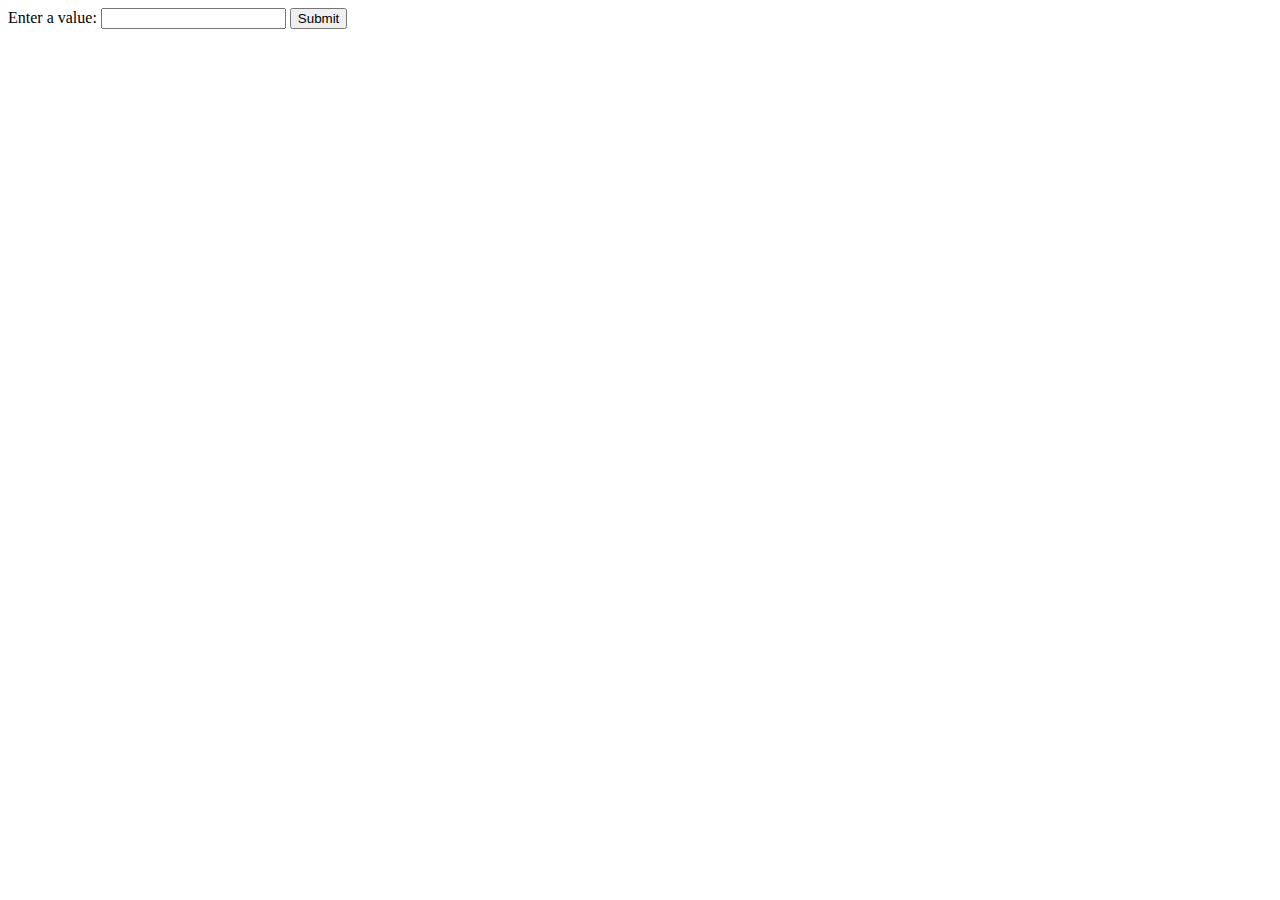
<file: Assignment1/index.html>
<!DOCTYPE html>
<html lang="en">
<head>
  <meta charset="UTF-8">
  <meta name="viewport" content="width=device-width, initial-scale=1.0">
  <title>Event Handling and Form Validation</title>
</head>
<body>
  <form id="myForm">
    <label for="inputValue">Enter a value:</label>
    <input type="text" id="inputValue" name="inputValue">
    <button type="button" id="submitButton">Submit</button>
  </form>

  <script src="script.js"></script>
</body>
</html>
</file>
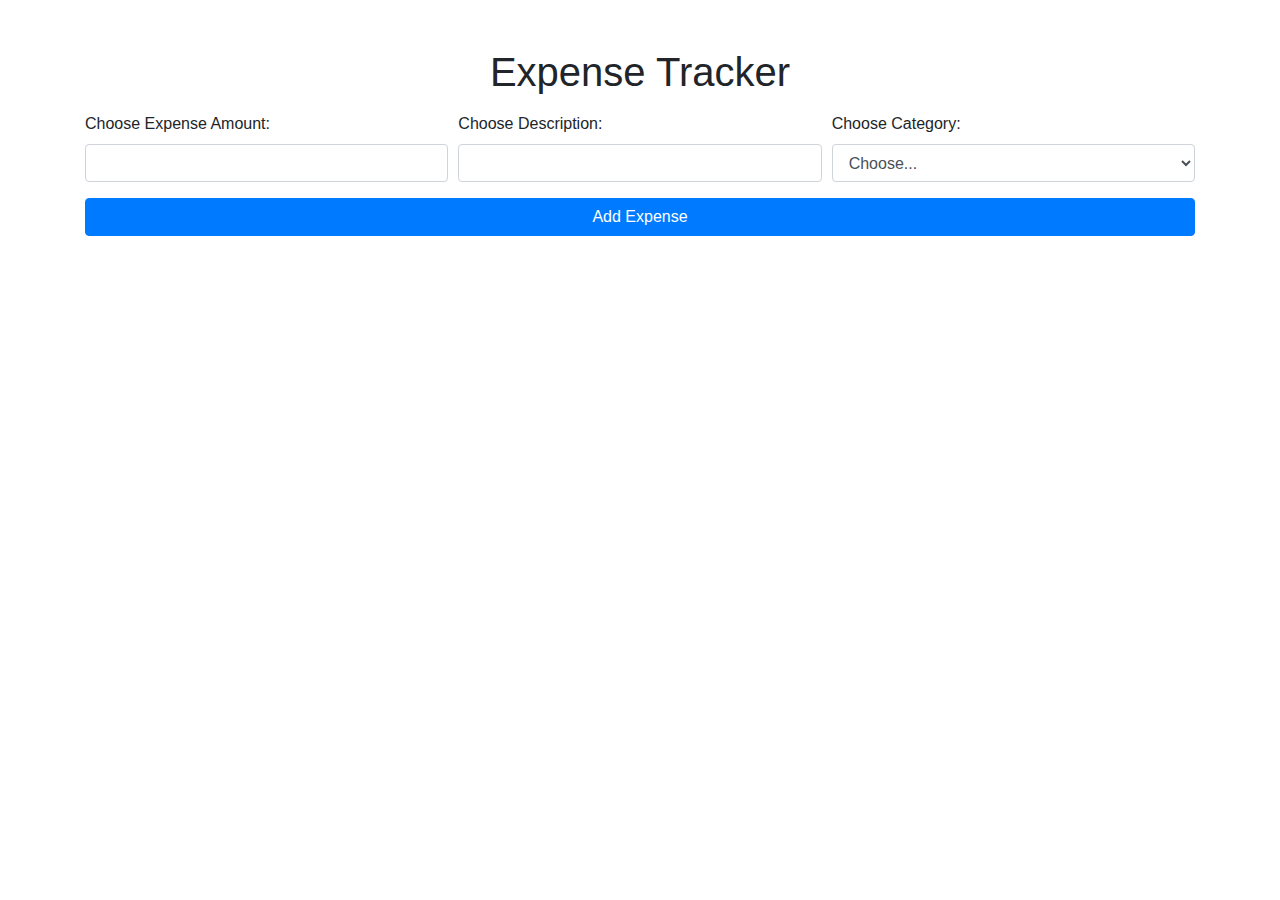
<file: Bootstrap_Project/index.html>
<!DOCTYPE html>
<html lang="en">
<head>
    <meta charset="UTF-8">
    <meta name="viewport" content="width=device-width, initial-scale=1.0">
    <title>Expense Tracker</title>
    <link rel="stylesheet" href="https://maxcdn.bootstrapcdn.com/bootstrap/4.5.2/css/bootstrap.min.css">
</head>
<body>
    <div class="container mt-5">
        <h1 class="text-center">Expense Tracker</h1>
        <form id="expenseForm" class="mt-3">
            <div class="form-row">
                <div class="form-group col-md-4">
                    <label for="expenseAmount">Choose Expense Amount:</label>
                    <input type="number" class="form-control" id="expenseAmount" required>
                </div>
                <div class="form-group col-md-4">
                    <label for="expenseDescription">Choose Description:</label>
                    <input type="text" class="form-control" id="expenseDescription" required>
                </div>
                <div class="form-group col-md-4">
                    <label for="expenseCategory">Choose Category:</label>
                    <select class="form-control" id="expenseCategory" required>
                        <option value="" selected disabled>Choose...</option>
                        <option value="food">Food</option>
                        <option value="shopping">Shopping</option>
                        <option value="entertainment">Entertainment</option>
                        <option value="travel">Travel</option>
                        <option value="other">Other</option>
                    </select>
                </div>
            </div>
            <button type="submit" class="btn btn-primary btn-block">Add Expense</button>
        </form>
        <div id="expensesList" class="mt-5"></div>
    </div>
    <script src="script.js"></script>
</body>
</html>
</file>
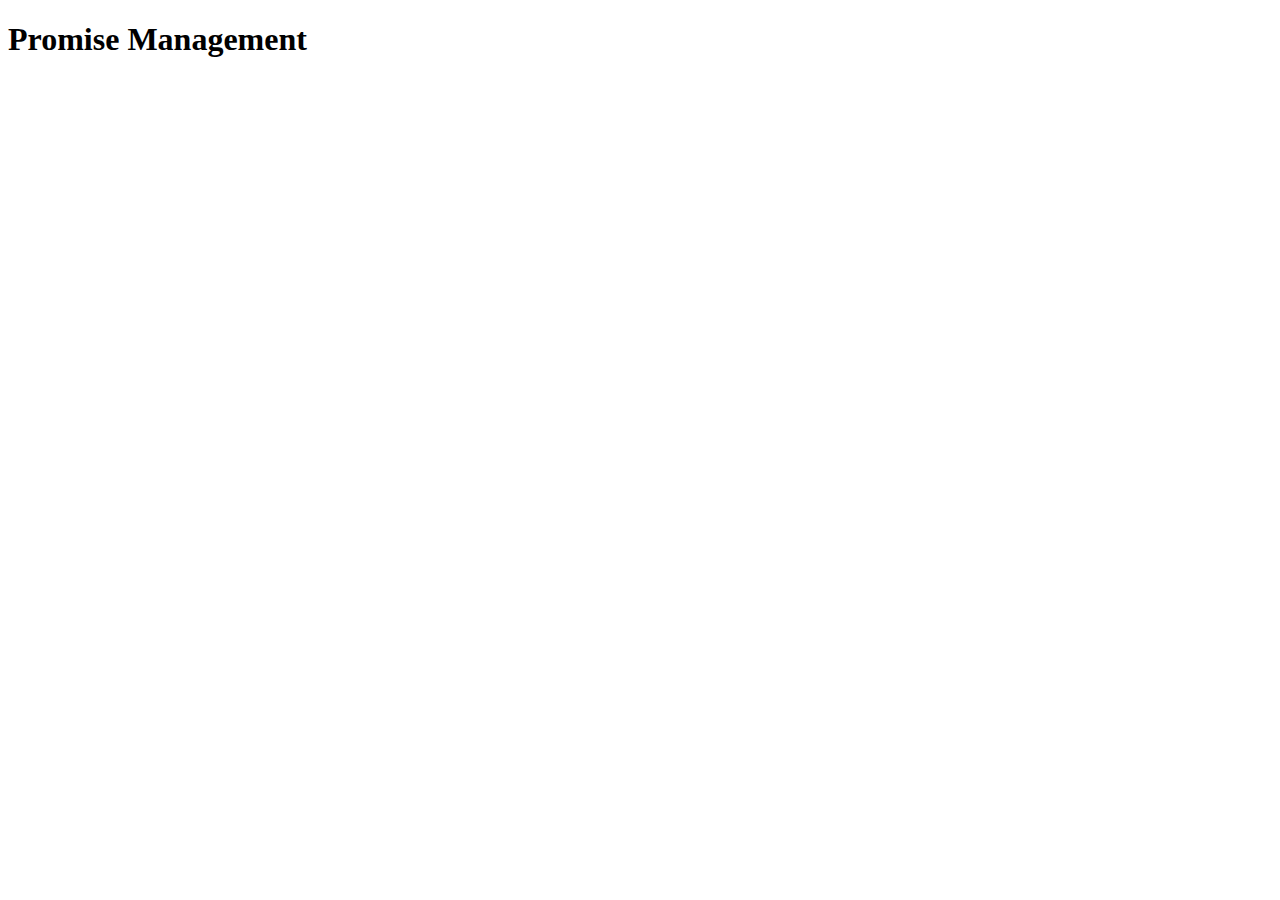
<file: MakingRegistrationPageDynamic/index.html>
<!DOCTYPE html>
<html lang="en">
<head>
    <meta charset="UTF-8">
    <meta name="viewport" content="width=device-width, initial-scale=1.0">
    <title>Document</title>
    <script src="TooManyPromisesInLife_AsyncAwait.js"></script>
</head>
<body>
    <h1>Promise Management</h1>
    <ul id="output"></ul>
</body>
</html>
</file>
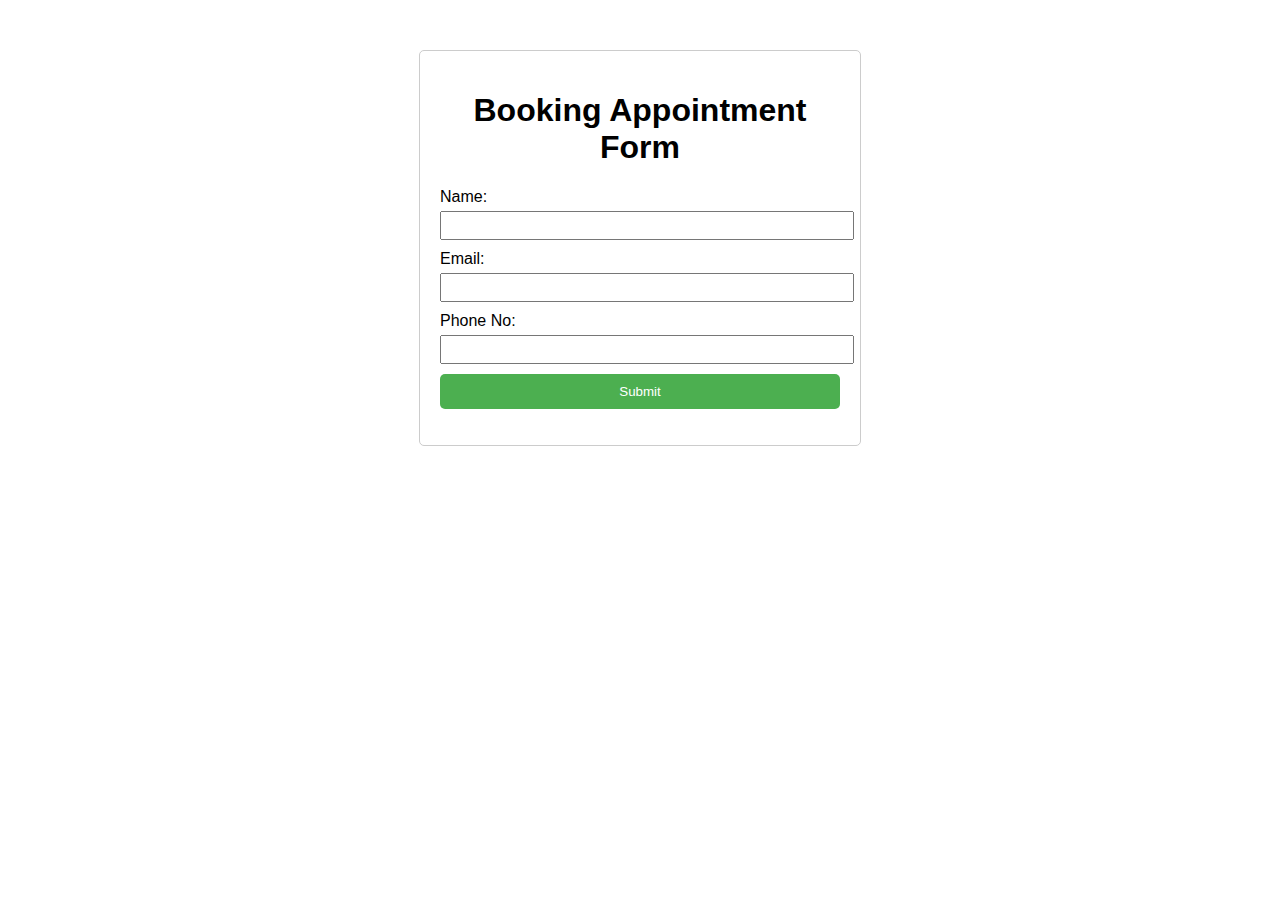
<file: Assignment1/BookingAppointmentApp.html>
<!DOCTYPE html>
<html>
<head>
  <meta charset="UTF-8">
  <title>User Details Form</title>
  <link rel="stylesheet" href="styles.css">
  <script src="/Assignment1/BookingApp.js"></script>
</head>
<body>
  <div class="container">
    <h1>Booking Appointment Form</h1>
    <form id="UserAppointmentForm">
      <label for="name">Name:</label>
      <input type="text" id="name" required>
      
      <label for="email">Email:</label>
      <input type="email" id="email" required>
      
      <label for="phone">Phone No:</label>
      <input type="number" id="phone" required>
      
      <button type="submit">Submit</button>
    </form>

    <ul id="userList"></ul>
  </div>
</body>
</html>
</file>
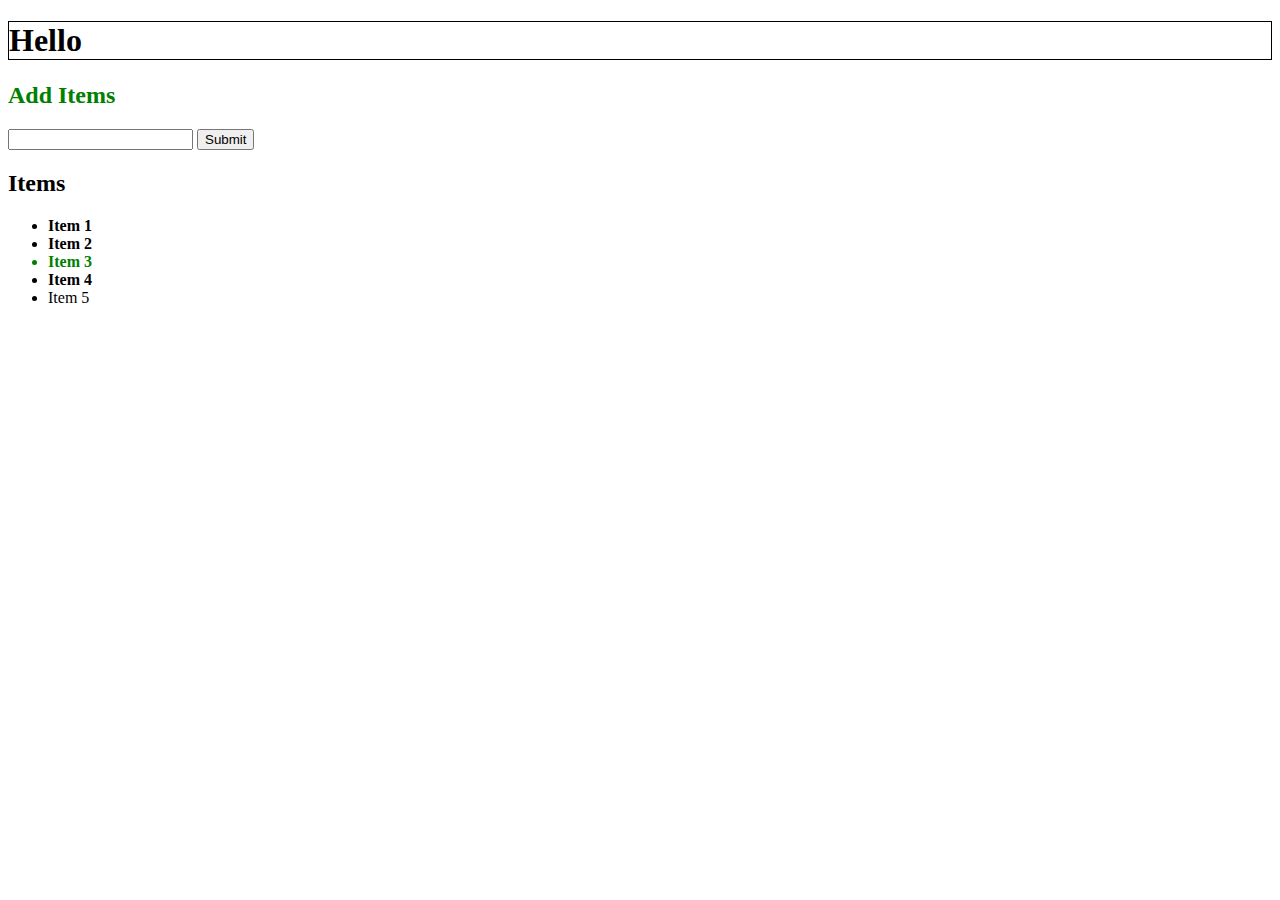
<file: Assignment1/DOM_Manipulaton3.html>
<!DOCTYPE html>
<html lang="en">
<head>
  <meta charset="UTF-8">
  <meta name="viewport" content="width=device-width, initial-scale=1.0">
  <meta http-equiv="X-UA-Compatible" content="ie=edge">
  <link rel="stylesheet" href="https://maxcdn.bootstrapcdn.com/bootstrap/4.0.0-beta/css/bootstrap.min.css" integrity="sha384-/Y6pD6FV/Vv2HJnA6t+vslU6fwYXjCFtcEpHbNJ0lyAFsXTsjBbfaDjzALeQsN6M" crossorigin="anonymous">
  <script src="/Assignment1/DOM_Manip3.js"></script>
  <title>Item Lister</title>
</head>
<body>
  <header id="main-header" class="bg-success text-white p-4 mb-3">
    <div class="container">
      <h1 id="header-title">Item Lister <span style="display:none">123</span></h1>
    </div>
  </header>
  <div class="container">
   <div id="main" class="card card-body">
    <h2 class="title">Add Items</h2>
    <form class="form-inline mb-3">
      <input type="text" class="form-control mr-2">
      <input type="submit" class="btn btn-dark" value="Submit">
    </form>
    <h2 class="title">Items</h2>
    <ul id="items" class="list-group">
      <li class="list-group-item">Item 1</li>
      <li class="list-group-item">Item 2</li>
      <li class="list-group-item">Item 3</li>
      <li class="list-group-item">Item 4</li>
      <li class="list-item">Item 5</li>
    </ul>
   </div>
  </div>

</body>
</html>
</file>
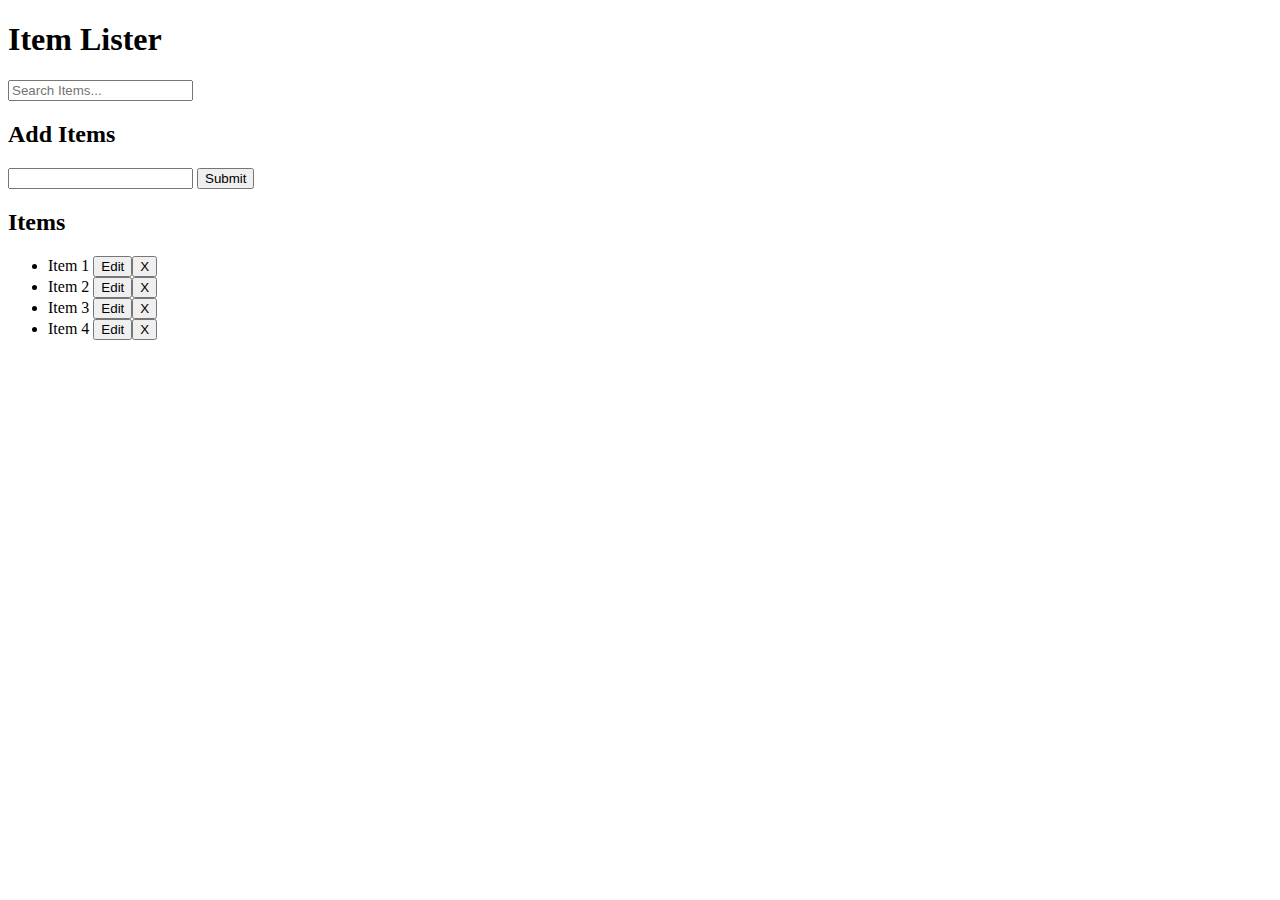
<file: Assignment1/index_DOM_Manip.html>
<!DOCTYPE html>
<html lang="en">
<head>
  <meta charset="UTF-8">
  <meta name="viewport" content="width=device-width, initial-scale=1.0">
  <meta http-equiv="X-UA-Compatible" content="ie=edge">
  <link rel="stylesheet" href="https://maxcdn.bootstrapcdn.com/bootstrap/4.0.0-beta/css/bootstrap.min.css" integrity="sha384-/Y6pD6FV/Vv2HJnA6t+vslU6fwYXjCFtcEpHbNJ0lyAFsXTsjBbfaDjzALeQsN6M" crossorigin="anonymous">
  <script src="/Assignment1/index_DOM.js"></script>
  <title>Item Lister</title>
</head>
<body>
<header id="main-header" class="bg-success text-white p-4 mb-3">
    <div class="container">
      <div class="row">
        <div class="col-md-6">
            <h1 id="header-title">Item Lister</h1>
        </div>
        <div class="col-md-6 align-self-center">
            <input type="text" class="form-control" id="filter" placeholder="Search Items...">
        </div>
      </div>
    </div>
  </header>
  <div class="container">
   <div id="main" class="card card-body">
    <h2 class="title">Add Items</h2>
    <form id="addForm" class="form-inline mb-3">
      <input type="text" class="form-control mr-2" id="item">
      <input type="submit" class="btn btn-dark" value="Submit">
    </form>
    <h2 class="title">Items</h2>
    <ul id="items" class="list-group">
      <li class="list-group-item">Item 1 <button class="btn btn-secondary btn-sm float-right edit">Edit</button><button class="btn btn-danger btn-sm float-right delete">X</button></li>
      <li class="list-group-item">Item 2 <button class="btn btn-secondary btn-sm float-right edit">Edit</button><button class="btn btn-danger btn-sm float-right delete">X</button></li>
      <li class="list-group-item">Item 3 <button class="btn btn-secondary btn-sm float-right edit">Edit</button><button class="btn btn-danger btn-sm float-right delete">X</button></li>
      <li class="list-group-item">Item 4 <button class="btn btn-secondary btn-sm float-right edit">Edit</button><button class="btn btn-danger btn-sm float-right delete">X</button></li>
    </ul>
   </div>
  </div>

</body>
</html>
</file>
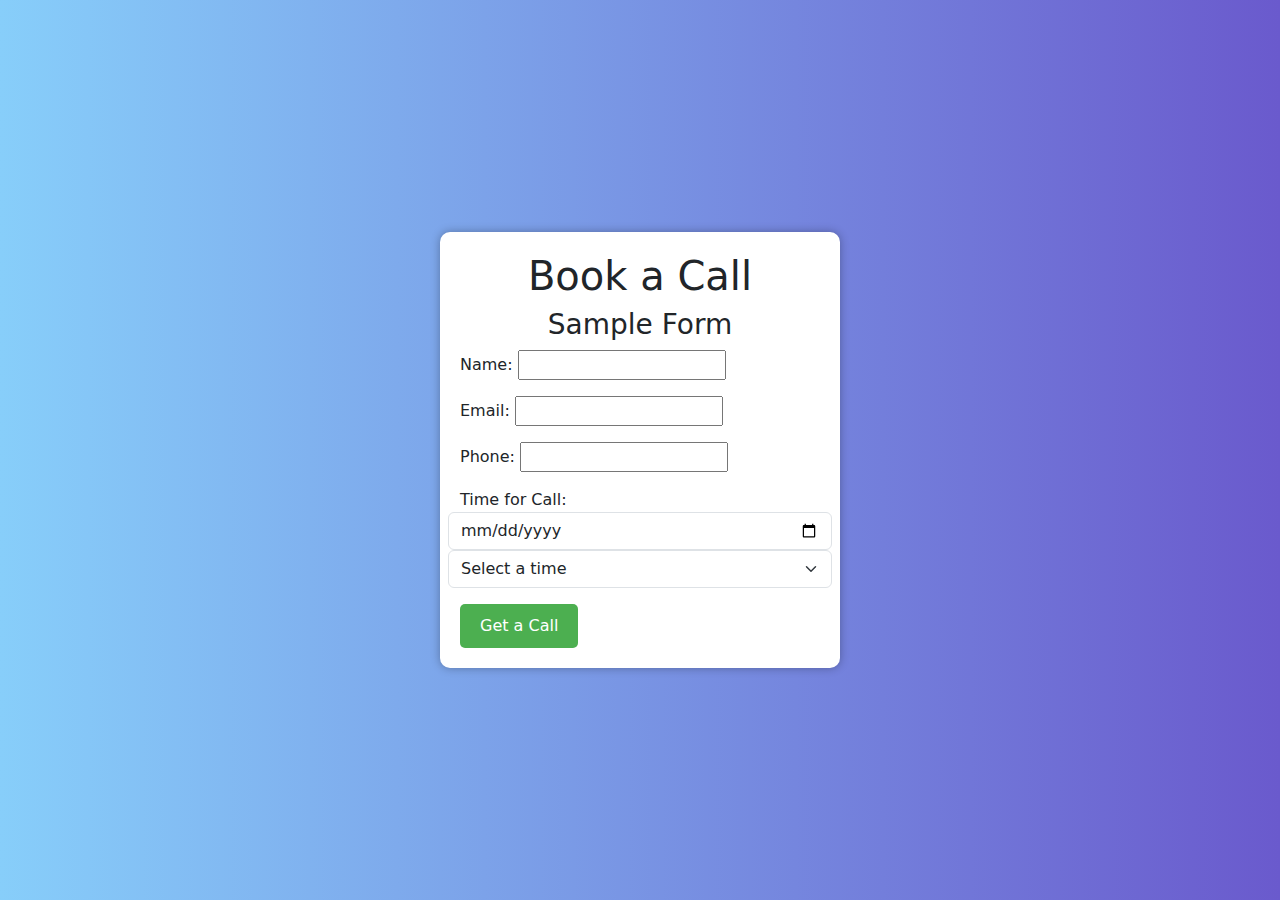
<file: Assignment1/RegFormUsignBootstrap.html>
<!DOCTYPE html>
<html lang="en">

<head>
  <meta charset="UTF-8">
  <meta name="viewport" content="width=device-width, initial-scale=1.0">
  <title>Nice Background Form</title>
  <style>
    body {
      font-family: Arial, sans-serif;
      margin: 0;
      padding: 0;
      display: flex;
      justify-content: center;
      align-items: center;
      height: 100vh;
      background-image: linear-gradient(to right, #87CEFA, #6A5ACD); /* Customize the background colors */
    }

    .form-container {
      background-color: #fff;
      padding: 20px;
      border-radius: 10px;
      box-shadow: 0 0 10px rgba(0, 0, 0, 0.3);
      max-width: 400px;
      width: 100%;
    }

    h1 {
      text-align:center;
    }

    h3 {
      text-align:center;
    }

    .mb-3 {
      margin-bottom: 20px;
    }

    .date-time-group{
      margin-bottom: 20px;
      position: relative;;
    }

    .form-group label {
      display: block;
      margin-bottom: 5px;
    }

    .form-group input {
      width: 95%;
      padding: 10px;
      border: 1px solid #ccc;
      border-radius: 5px;
    }

    .form-group button {
      background-color: #4CAF50;
      color: #fff;
      border: none;
      padding: 10px 20px;
      border-radius: 5px;
      cursor: pointer;
    }
  </style>
  
  <link rel="stylesheet" href="https://stackpath.bootstrapcdn.com/bootstrap/5.3.0/css/bootstrap.min.css">
  <script src="/Assignment1/RegForm.js"></script>
  
</head>

<body>
  <div class="form-container">
    <h1>Book a Call</h1>
    <h3>Sample Form</h3>

    <form id="myForm">
      <div class="mb-3">
        <label for="name">Name:</label>
        <input type="text" id="name" name="name" required>
      </div>

      <div class="mb-3">
        <label for="email">Email:</label>
        <input type="email" id="email" name="email" required>
      </div>
      <div class="mb-3">
        <label for="phone">Phone:</label>
        <input type="tel" id="phone" name="phone" required>
      </div>

      <label for="date">Time for Call:</label>

      <div class="mb-3 row">

          <input type="date" class="form-control" id="date" name="date" required>

          <select class="form-select" id="time" name="time" required>
            <option value="">Select a time</option>
            <option value="09:00">09:00 AM</option>
            <option value="12:00">12:00 PM</option>
            <option value="15:00">03:00 PM</option>
            <option value="18:00">06:00 PM</option>
          </select>

      </div>

      <div class="form-group">
        <button type="submit">Get a Call</button>
      </div>
    </form>
  </div>
</body>

</html>
</file>
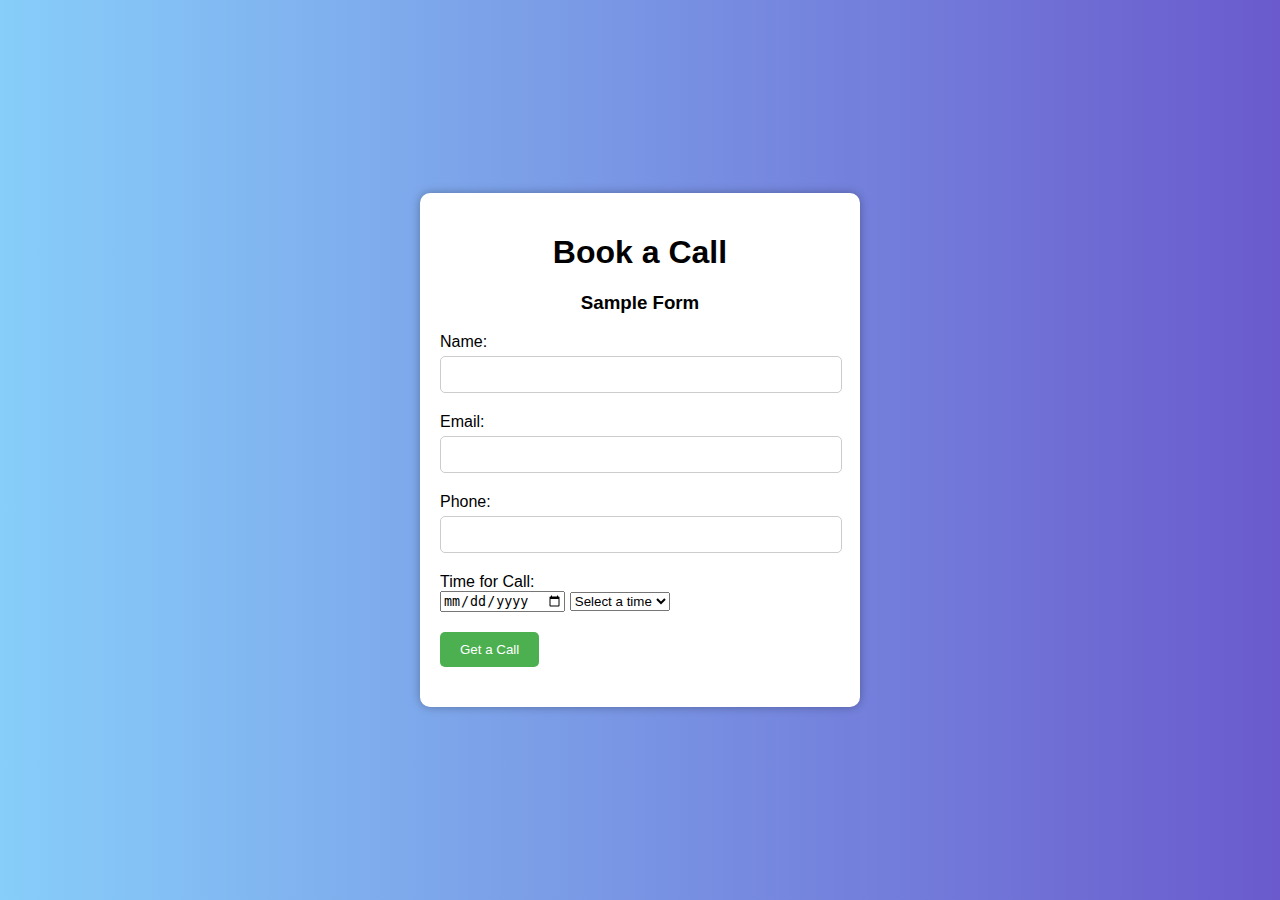
<file: Assignment1/RegistrationForm.html>
<!DOCTYPE html>
<html lang="en">

<head>
  <meta charset="UTF-8">
  <meta name="viewport" content="width=device-width, initial-scale=1.0">
  <title>Nice Background Form</title>
  <style>
    body {
      font-family: Arial, sans-serif;
      margin: 0;
      padding: 0;
      display: flex;
      justify-content: center;
      align-items: center;
      height: 100vh;
      background-image: linear-gradient(to right, #87CEFA, #6A5ACD); /* Customize the background colors */
    }

    .form-container {
      background-color: #fff;
      padding: 20px;
      border-radius: 10px;
      box-shadow: 0 0 10px rgba(0, 0, 0, 0.3);
      max-width: 400px;
      width: 100%;
    }

    h1 {
      text-align:center;
    }

    h3 {
      text-align:center;
    }

    .form-group {
      margin-bottom: 20px;
    }

    .date-time-group{
      margin-bottom: 20px;
      position: relative;;
    }

    .form-group label {
      display: block;
      margin-bottom: 5px;
    }

    .form-group input {
      width: 95%;
      padding: 10px;
      border: 1px solid #ccc;
      border-radius: 5px;
    }

    .form-group button {
      background-color: #4CAF50;
      color: #fff;
      border: none;
      padding: 10px 20px;
      border-radius: 5px;
      cursor: pointer;
    }
  </style>

  <script src="/Assignment1/RegForm.js"></script>
</head>

<body>
  <div class="form-container">
    <h1>Book a Call</h1>
    <h3>Sample Form</h3>
    <form id="myForm">
      <div class="form-group">
        <label for="name">Name:</label>
        <input type="text" id="name" name="name" required>
      </div>
      <div class="form-group">
        <label for="email">Email:</label>
        <input type="email" id="email" name="email" required>
      </div>
      <div class="form-group">
        <label for="phone">Phone:</label>
        <input type="tel" id="phone" name="phone" required>
      </div>

      <label for="date">Time for Call:</label>

      <div class="date-time-group">
        
          <input type="date" id="date" name="date" required>
          <select id="time" name="time" required>
            <option value="">Select a time</option>
            <option value="00:00">09:00 AM</option>
            <option value="12:00">12:00 PM</option>
            <option value="15:00">03:00 PM</option>
            <option value="18:00">06:00 PM</option> 
          </select>
      </div>

      <div class="form-group">
        <button type="submit">Get a Call</button>
      </div>
    </form>
  </div>
</body>

</html>
</file>
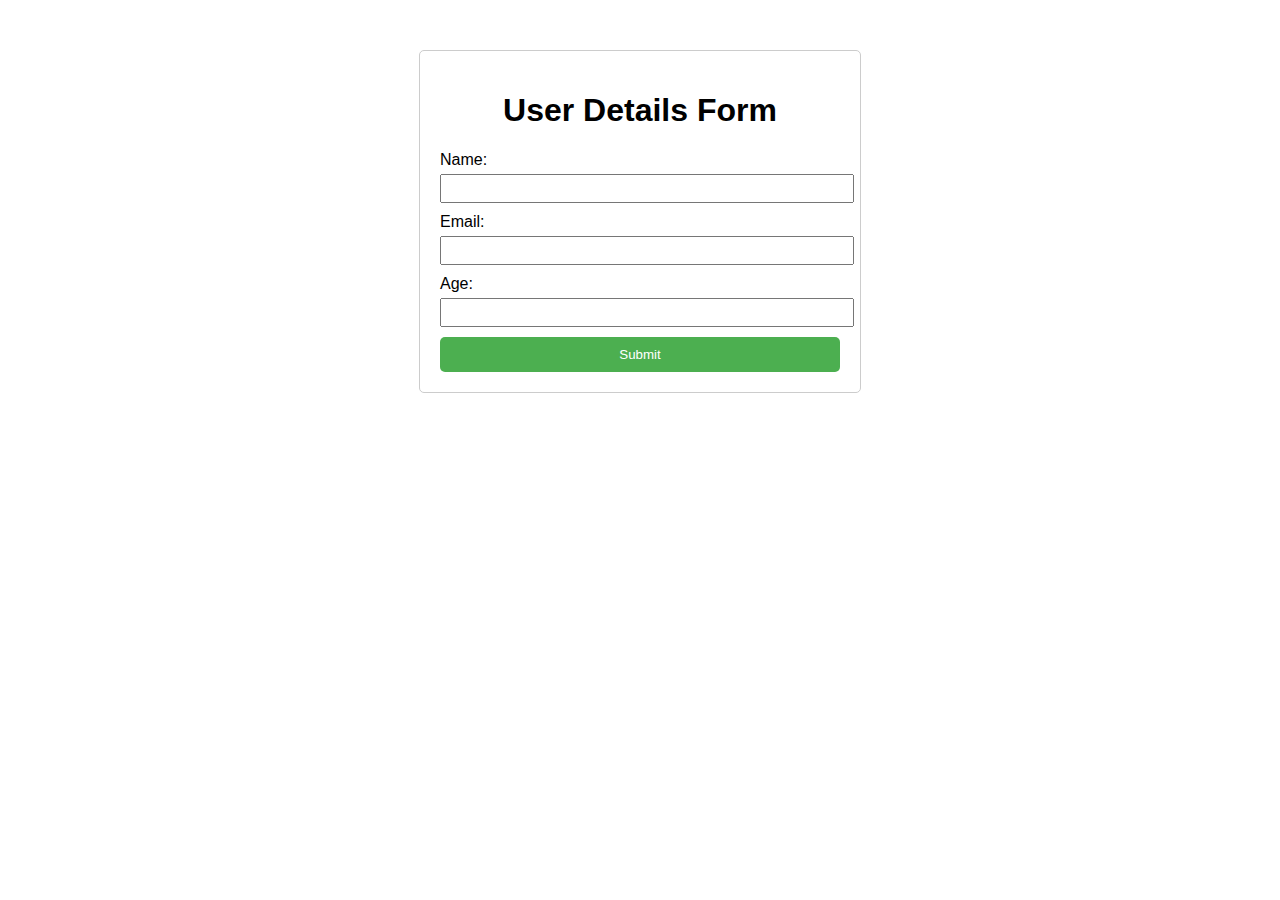
<file: Assignment1/UserSignupForm.html>
<!DOCTYPE html>
<html>
<head>
  <meta charset="UTF-8">
  <title>User Details Form</title>
  <link rel="stylesheet" href="styles.css">
  <script src="/Assignment1/UserDetails.js"></script>
</head>
<body>
  <div class="container">
    <h1>User Details Form</h1>
    <form id="userForm">
      <label for="name">Name:</label>
      <input type="text" id="name" required>
      
      <label for="email">Email:</label>
      <input type="email" id="email" required>
      
      <label for="age">Age:</label>
      <input type="number" id="age" required>
      
      <button type="submit">Submit</button>
    </form>
  </div>

  <script src="script.js"></script>
</body>
</html>
</file>
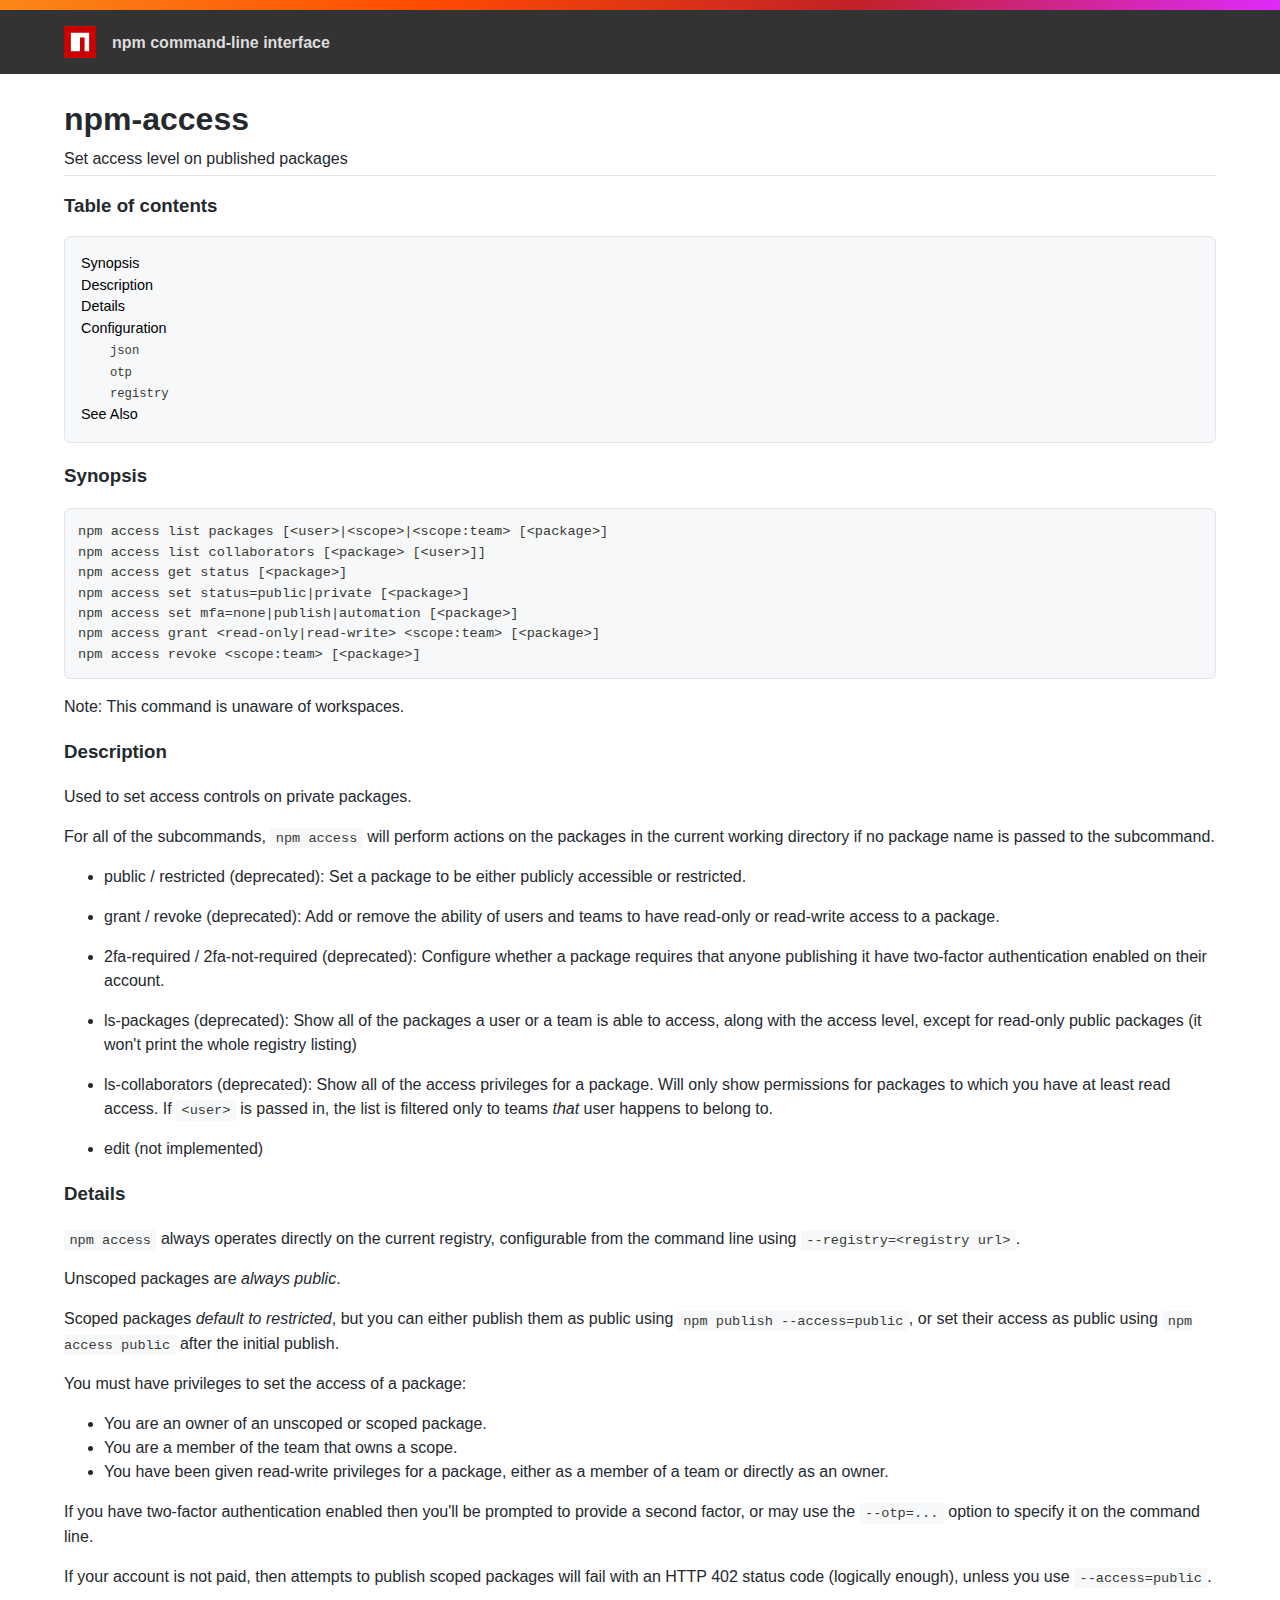
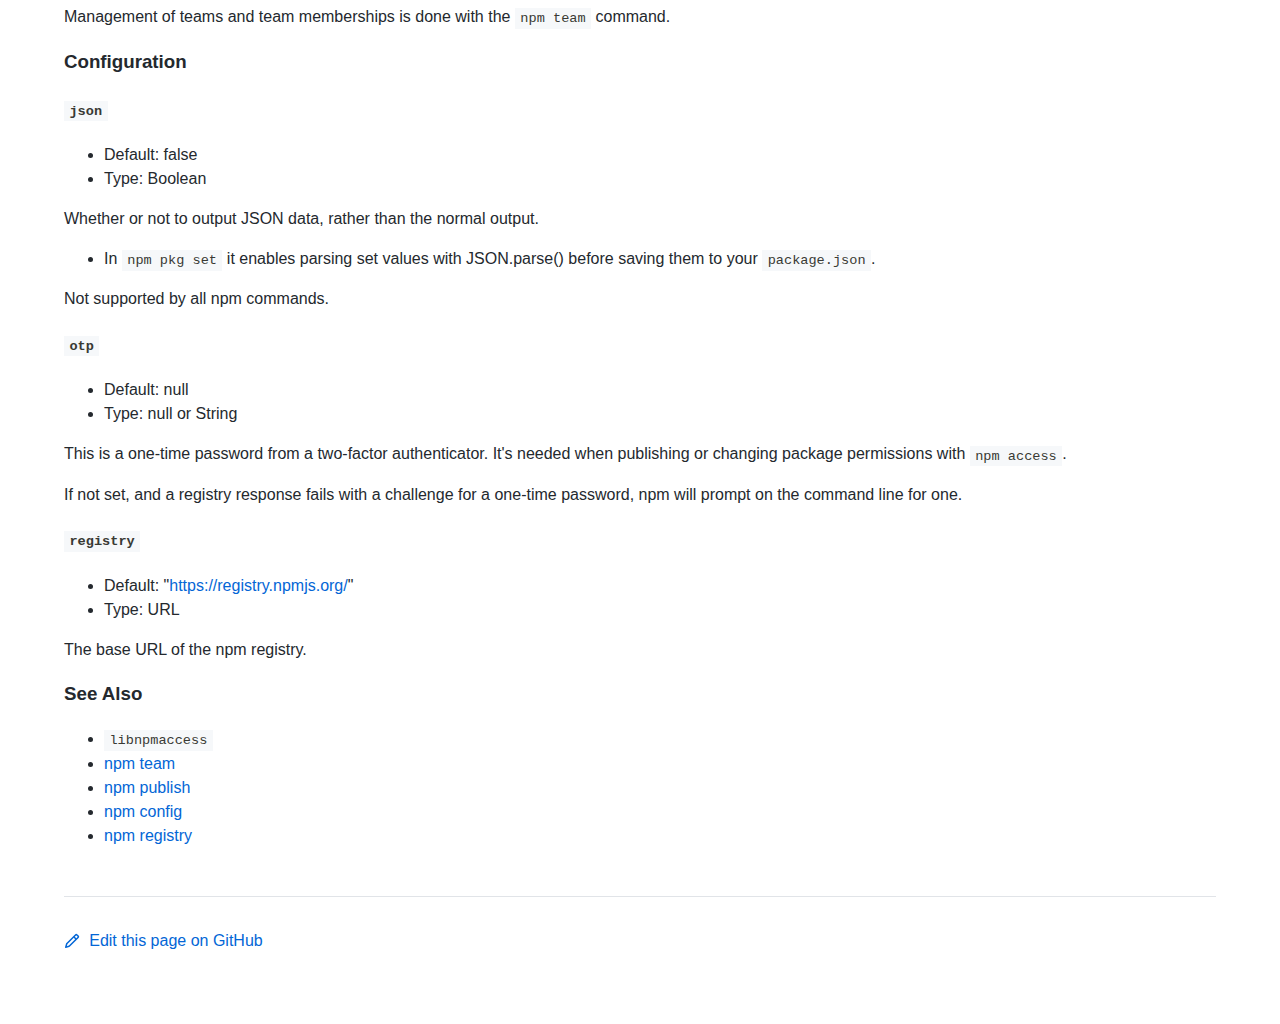
<file: node/node_modules/npm/docs/output/commands/npm-access.html>
<!DOCTYPE html><html><head>
<meta charset="utf-8">
<title>npm-access</title>
<style>
body {
    background-color: #ffffff;
    color: #24292e;

    margin: 0;

    line-height: 1.5;

    font-family: -apple-system, BlinkMacSystemFont, "Segoe UI", Helvetica, Arial, sans-serif, "Apple Color Emoji", "Segoe UI Emoji";
}
#rainbar {
    height: 10px;
    background-image: linear-gradient(139deg, #fb8817, #ff4b01, #c12127, #e02aff);
}

a {
    text-decoration: none;
    color: #0366d6;
}
a:hover {
    text-decoration: underline;
}

pre {
    margin: 1em 0px;
    padding: 1em;
    border: solid 1px #e1e4e8;
    border-radius: 6px;

    display: block;
    overflow: auto;

    white-space: pre;

    background-color: #f6f8fa;
    color: #393a34;
}
code {
    font-family: SFMono-Regular, Consolas, "Liberation Mono", Menlo, Courier, monospace;
    font-size: 85%;
    padding: 0.2em 0.4em;
    background-color: #f6f8fa;
    color: #393a34;
}
pre > code {
    padding: 0;
    background-color: inherit;
    color: inherit;
}
h1, h2, h3 {
    font-weight: 600;
}

#logobar {
    background-color: #333333;
    margin: 0 auto;
    padding: 1em 4em;
}
#logobar .logo {
    float: left;
}
#logobar .title {
    font-weight: 600;
    color: #dddddd;
    float: left;
    margin: 5px 0 0 1em;
}
#logobar:after {
    content: "";
    display: block;
    clear: both;
}

#content {
    margin: 0 auto;
    padding: 0 4em;
}

#table_of_contents > h2 {
    font-size: 1.17em;
}
#table_of_contents ul:first-child {
    border: solid 1px #e1e4e8;
    border-radius: 6px;
    padding: 1em;
    background-color: #f6f8fa;
    color: #393a34;
}
#table_of_contents ul {
    list-style-type: none;
    padding-left: 1.5em;
}
#table_of_contents li {
    font-size: 0.9em;
}
#table_of_contents li a {
    color: #000000;
}

header.title {
    border-bottom: solid 1px #e1e4e8;
}
header.title > h1 {
    margin-bottom: 0.25em;
}
header.title > .description {
    display: block;
    margin-bottom: 0.5em;
    line-height: 1;
}

footer#edit {
    border-top: solid 1px #e1e4e8;
    margin: 3em 0 4em 0;
    padding-top: 2em;
}
</style>
</head>
<body>
<div id="banner">
<div id="rainbar"></div>
<div id="logobar">
<svg class="logo" role="img" height="32" width="32" viewBox="0 0 700 700">
<polygon fill="#cb0000" points="0,700 700,700 700,0 0,0"></polygon>
<polygon fill="#ffffff" points="150,550 350,550 350,250 450,250 450,550 550,550 550,150 150,150"></polygon>
</svg>
<div class="title">
npm command-line interface
</div>
</div>
</div>

<section id="content">
<header class="title">
<h1 id="npm-access">npm-access</h1>
<span class="description">Set access level on published packages</span>
</header>

<section id="table_of_contents">
<h2 id="table-of-contents">Table of contents</h2>
<div id="_table_of_contents"><ul><li><a href="#synopsis">Synopsis</a></li><li><a href="#description">Description</a></li><li><a href="#details">Details</a></li><li><a href="#configuration">Configuration</a></li><ul><li><a href="#json"><code>json</code></a></li><li><a href="#otp"><code>otp</code></a></li><li><a href="#registry"><code>registry</code></a></li></ul><li><a href="#see-also">See Also</a></li></ul></div>
</section>

<div id="_content"><h3 id="synopsis">Synopsis</h3>
<pre><code class="language-bash">npm access list packages [&lt;user&gt;|&lt;scope&gt;|&lt;scope:team&gt; [&lt;package&gt;]
npm access list collaborators [&lt;package&gt; [&lt;user&gt;]]
npm access get status [&lt;package&gt;]
npm access set status=public|private [&lt;package&gt;]
npm access set mfa=none|publish|automation [&lt;package&gt;]
npm access grant &lt;read-only|read-write&gt; &lt;scope:team&gt; [&lt;package&gt;]
npm access revoke &lt;scope:team&gt; [&lt;package&gt;]
</code></pre>
<p>Note: This command is unaware of workspaces.</p>
<h3 id="description">Description</h3>
<p>Used to set access controls on private packages.</p>
<p>For all of the subcommands, <code>npm access</code> will perform actions on the packages
in the current working directory if no package name is passed to the
subcommand.</p>
<ul>
<li>
<p>public / restricted (deprecated):
Set a package to be either publicly accessible or restricted.</p>
</li>
<li>
<p>grant / revoke (deprecated):
Add or remove the ability of users and teams to have read-only or read-write
access to a package.</p>
</li>
<li>
<p>2fa-required / 2fa-not-required (deprecated):
Configure whether a package requires that anyone publishing it have two-factor
authentication enabled on their account.</p>
</li>
<li>
<p>ls-packages (deprecated):
Show all of the packages a user or a team is able to access, along with the
access level, except for read-only public packages (it won't print the whole
registry listing)</p>
</li>
<li>
<p>ls-collaborators (deprecated):
Show all of the access privileges for a package. Will only show permissions
for packages to which you have at least read access. If <code>&lt;user&gt;</code> is passed in,
the list is filtered only to teams <em>that</em> user happens to belong to.</p>
</li>
<li>
<p>edit (not implemented)</p>
</li>
</ul>
<h3 id="details">Details</h3>
<p><code>npm access</code> always operates directly on the current registry, configurable
from the command line using <code>--registry=&lt;registry url&gt;</code>.</p>
<p>Unscoped packages are <em>always public</em>.</p>
<p>Scoped packages <em>default to restricted</em>, but you can either publish them as
public using <code>npm publish --access=public</code>, or set their access as public using
<code>npm access public</code> after the initial publish.</p>
<p>You must have privileges to set the access of a package:</p>
<ul>
<li>You are an owner of an unscoped or scoped package.</li>
<li>You are a member of the team that owns a scope.</li>
<li>You have been given read-write privileges for a package, either as a member
of a team or directly as an owner.</li>
</ul>
<p>If you have two-factor authentication enabled then you'll be prompted to provide a second factor, or may use the <code>--otp=...</code> option to specify it on
the command line.</p>
<p>If your account is not paid, then attempts to publish scoped packages will
fail with an HTTP 402 status code (logically enough), unless you use
<code>--access=public</code>.</p>
<p>Management of teams and team memberships is done with the <code>npm team</code> command.</p>
<h3 id="configuration">Configuration</h3>
<h4 id="json"><code>json</code></h4>
<ul>
<li>Default: false</li>
<li>Type: Boolean</li>
</ul>
<p>Whether or not to output JSON data, rather than the normal output.</p>
<ul>
<li>In <code>npm pkg set</code> it enables parsing set values with JSON.parse() before
saving them to your <code>package.json</code>.</li>
</ul>
<p>Not supported by all npm commands.</p>
<h4 id="otp"><code>otp</code></h4>
<ul>
<li>Default: null</li>
<li>Type: null or String</li>
</ul>
<p>This is a one-time password from a two-factor authenticator. It's needed
when publishing or changing package permissions with <code>npm access</code>.</p>
<p>If not set, and a registry response fails with a challenge for a one-time
password, npm will prompt on the command line for one.</p>
<h4 id="registry"><code>registry</code></h4>
<ul>
<li>Default: "<a href="https://registry.npmjs.org/">https://registry.npmjs.org/</a>"</li>
<li>Type: URL</li>
</ul>
<p>The base URL of the npm registry.</p>
<h3 id="see-also">See Also</h3>
<ul>
<li><a href="https://npm.im/libnpmaccess"><code>libnpmaccess</code></a></li>
<li><a href="../commands/npm-team.html">npm team</a></li>
<li><a href="../commands/npm-publish.html">npm publish</a></li>
<li><a href="../commands/npm-config.html">npm config</a></li>
<li><a href="../using-npm/registry.html">npm registry</a></li>
</ul></div>

<footer id="edit">
<a href="https://github.com/npm/cli/edit/latest/docs/content/commands/npm-access.md">
<svg role="img" viewBox="0 0 16 16" width="16" height="16" fill="currentcolor" style="vertical-align: text-bottom; margin-right: 0.3em;">
<path fill-rule="evenodd" d="M11.013 1.427a1.75 1.75 0 012.474 0l1.086 1.086a1.75 1.75 0 010 2.474l-8.61 8.61c-.21.21-.47.364-.756.445l-3.251.93a.75.75 0 01-.927-.928l.929-3.25a1.75 1.75 0 01.445-.758l8.61-8.61zm1.414 1.06a.25.25 0 00-.354 0L10.811 3.75l1.439 1.44 1.263-1.263a.25.25 0 000-.354l-1.086-1.086zM11.189 6.25L9.75 4.81l-6.286 6.287a.25.25 0 00-.064.108l-.558 1.953 1.953-.558a.249.249 0 00.108-.064l6.286-6.286z"></path>
</svg>
Edit this page on GitHub
</a>
</footer>
</section>



</body></html>
</file>
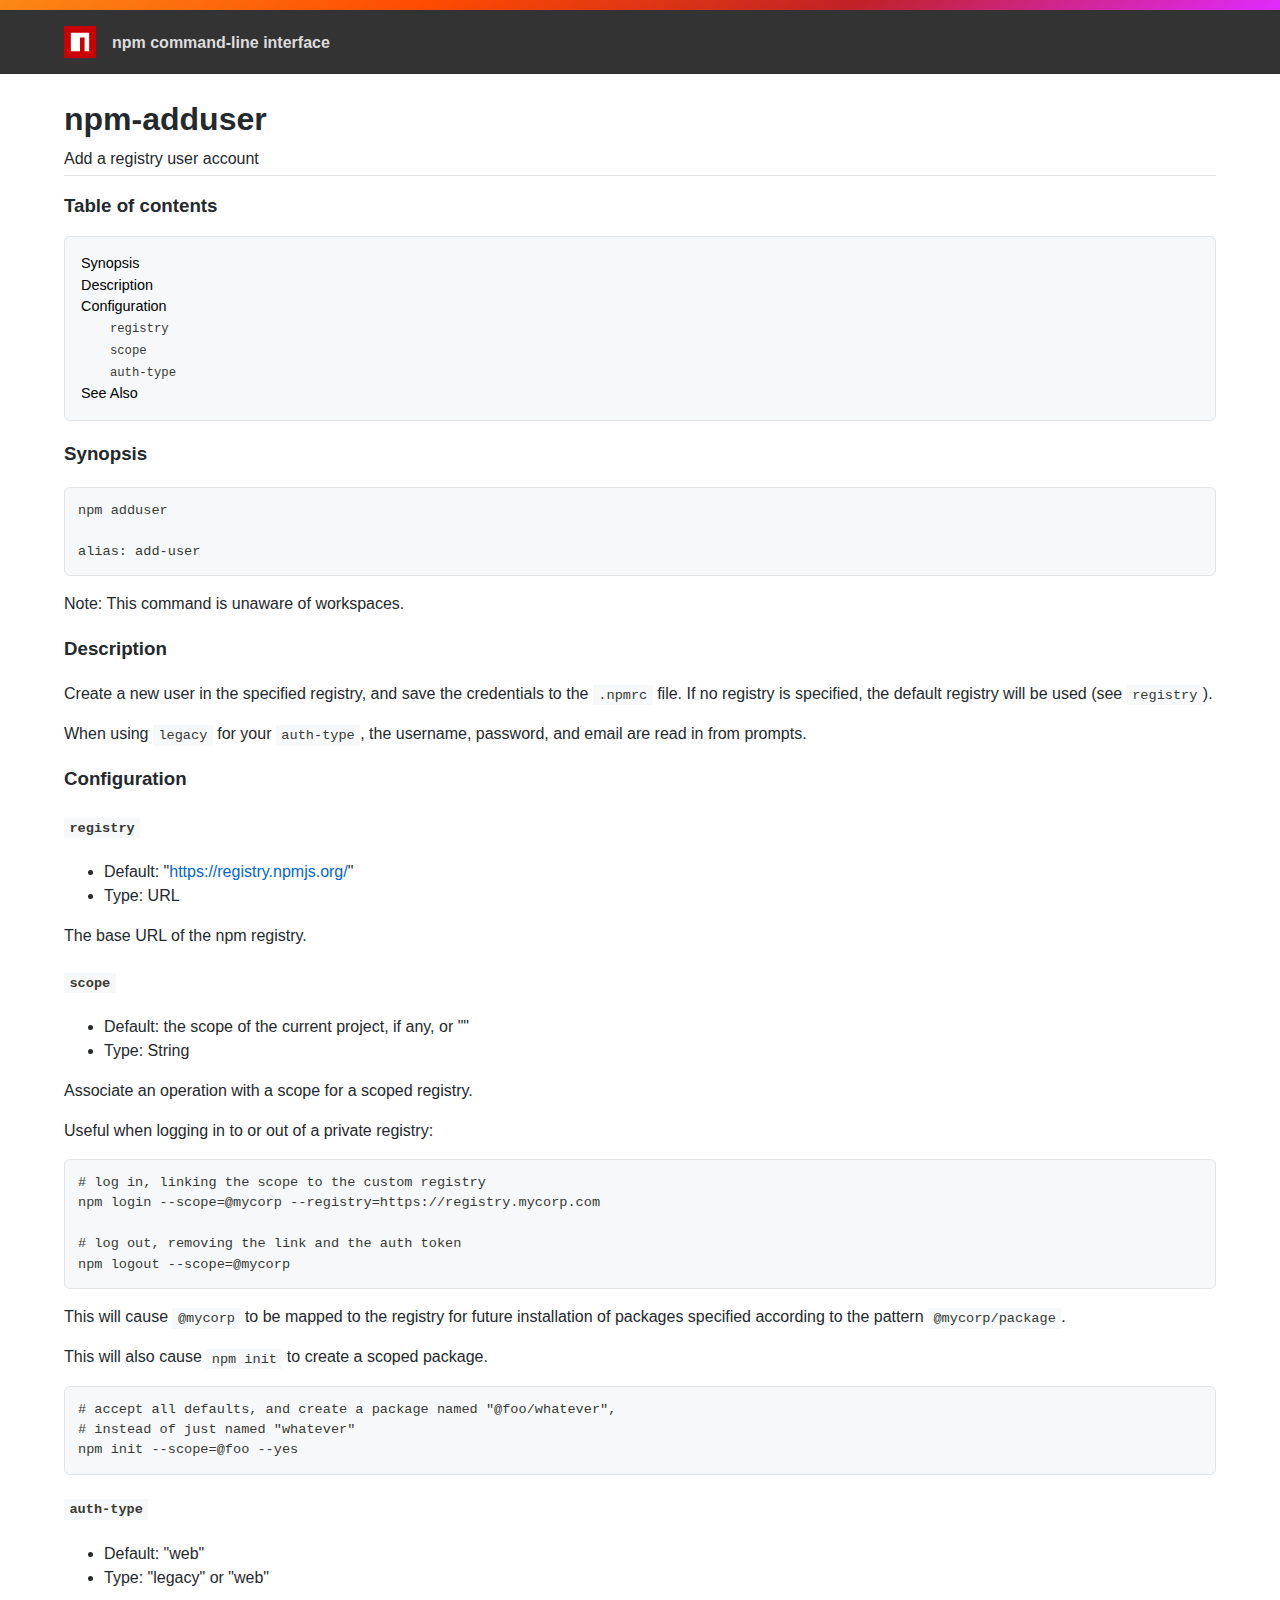
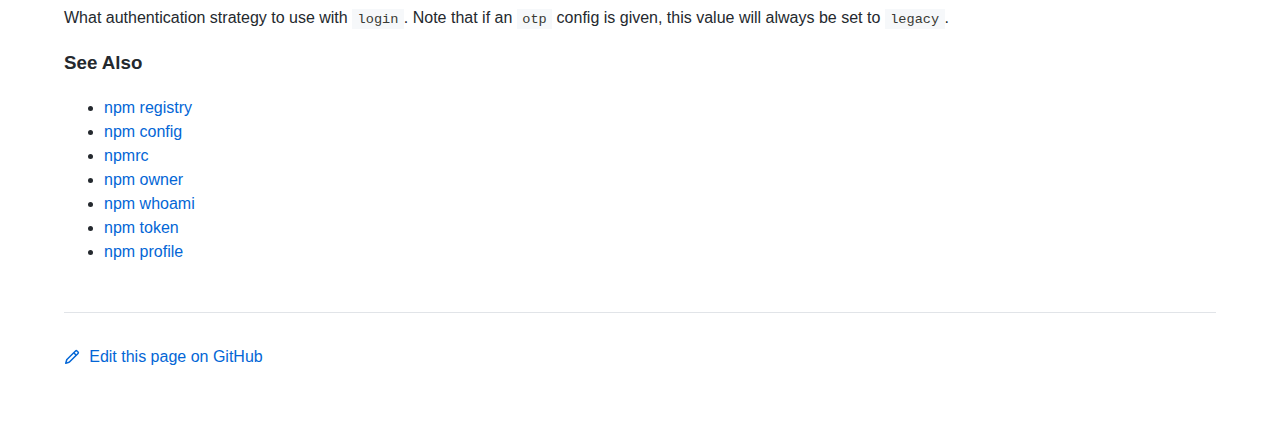
<file: node/node_modules/npm/docs/output/commands/npm-adduser.html>
<!DOCTYPE html><html><head>
<meta charset="utf-8">
<title>npm-adduser</title>
<style>
body {
    background-color: #ffffff;
    color: #24292e;

    margin: 0;

    line-height: 1.5;

    font-family: -apple-system, BlinkMacSystemFont, "Segoe UI", Helvetica, Arial, sans-serif, "Apple Color Emoji", "Segoe UI Emoji";
}
#rainbar {
    height: 10px;
    background-image: linear-gradient(139deg, #fb8817, #ff4b01, #c12127, #e02aff);
}

a {
    text-decoration: none;
    color: #0366d6;
}
a:hover {
    text-decoration: underline;
}

pre {
    margin: 1em 0px;
    padding: 1em;
    border: solid 1px #e1e4e8;
    border-radius: 6px;

    display: block;
    overflow: auto;

    white-space: pre;

    background-color: #f6f8fa;
    color: #393a34;
}
code {
    font-family: SFMono-Regular, Consolas, "Liberation Mono", Menlo, Courier, monospace;
    font-size: 85%;
    padding: 0.2em 0.4em;
    background-color: #f6f8fa;
    color: #393a34;
}
pre > code {
    padding: 0;
    background-color: inherit;
    color: inherit;
}
h1, h2, h3 {
    font-weight: 600;
}

#logobar {
    background-color: #333333;
    margin: 0 auto;
    padding: 1em 4em;
}
#logobar .logo {
    float: left;
}
#logobar .title {
    font-weight: 600;
    color: #dddddd;
    float: left;
    margin: 5px 0 0 1em;
}
#logobar:after {
    content: "";
    display: block;
    clear: both;
}

#content {
    margin: 0 auto;
    padding: 0 4em;
}

#table_of_contents > h2 {
    font-size: 1.17em;
}
#table_of_contents ul:first-child {
    border: solid 1px #e1e4e8;
    border-radius: 6px;
    padding: 1em;
    background-color: #f6f8fa;
    color: #393a34;
}
#table_of_contents ul {
    list-style-type: none;
    padding-left: 1.5em;
}
#table_of_contents li {
    font-size: 0.9em;
}
#table_of_contents li a {
    color: #000000;
}

header.title {
    border-bottom: solid 1px #e1e4e8;
}
header.title > h1 {
    margin-bottom: 0.25em;
}
header.title > .description {
    display: block;
    margin-bottom: 0.5em;
    line-height: 1;
}

footer#edit {
    border-top: solid 1px #e1e4e8;
    margin: 3em 0 4em 0;
    padding-top: 2em;
}
</style>
</head>
<body>
<div id="banner">
<div id="rainbar"></div>
<div id="logobar">
<svg class="logo" role="img" height="32" width="32" viewBox="0 0 700 700">
<polygon fill="#cb0000" points="0,700 700,700 700,0 0,0"></polygon>
<polygon fill="#ffffff" points="150,550 350,550 350,250 450,250 450,550 550,550 550,150 150,150"></polygon>
</svg>
<div class="title">
npm command-line interface
</div>
</div>
</div>

<section id="content">
<header class="title">
<h1 id="npm-adduser">npm-adduser</h1>
<span class="description">Add a registry user account</span>
</header>

<section id="table_of_contents">
<h2 id="table-of-contents">Table of contents</h2>
<div id="_table_of_contents"><ul><li><a href="#synopsis">Synopsis</a></li><li><a href="#description">Description</a></li><li><a href="#configuration">Configuration</a></li><ul><li><a href="#registry"><code>registry</code></a></li><li><a href="#scope"><code>scope</code></a></li><li><a href="#auth-type"><code>auth-type</code></a></li></ul><li><a href="#see-also">See Also</a></li></ul></div>
</section>

<div id="_content"><h3 id="synopsis">Synopsis</h3>
<pre><code class="language-bash">npm adduser

alias: add-user
</code></pre>
<p>Note: This command is unaware of workspaces.</p>
<h3 id="description">Description</h3>
<p>Create a new user in the specified registry, and save the credentials to
the <code>.npmrc</code> file. If no registry is specified, the default registry
will be used (see <a href="../using-npm/registry.html"><code>registry</code></a>).</p>
<p>When using <code>legacy</code> for your <code>auth-type</code>, the username, password, and
email are read in from prompts.</p>
<h3 id="configuration">Configuration</h3>
<h4 id="registry"><code>registry</code></h4>
<ul>
<li>Default: "<a href="https://registry.npmjs.org/">https://registry.npmjs.org/</a>"</li>
<li>Type: URL</li>
</ul>
<p>The base URL of the npm registry.</p>
<h4 id="scope"><code>scope</code></h4>
<ul>
<li>Default: the scope of the current project, if any, or ""</li>
<li>Type: String</li>
</ul>
<p>Associate an operation with a scope for a scoped registry.</p>
<p>Useful when logging in to or out of a private registry:</p>
<pre><code># log in, linking the scope to the custom registry
npm login --scope=@mycorp --registry=https://registry.mycorp.com

# log out, removing the link and the auth token
npm logout --scope=@mycorp
</code></pre>
<p>This will cause <code>@mycorp</code> to be mapped to the registry for future
installation of packages specified according to the pattern
<code>@mycorp/package</code>.</p>
<p>This will also cause <code>npm init</code> to create a scoped package.</p>
<pre><code># accept all defaults, and create a package named "@foo/whatever",
# instead of just named "whatever"
npm init --scope=@foo --yes
</code></pre>
<h4 id="auth-type"><code>auth-type</code></h4>
<ul>
<li>Default: "web"</li>
<li>Type: "legacy" or "web"</li>
</ul>
<p>What authentication strategy to use with <code>login</code>. Note that if an <code>otp</code>
config is given, this value will always be set to <code>legacy</code>.</p>
<h3 id="see-also">See Also</h3>
<ul>
<li><a href="../using-npm/registry.html">npm registry</a></li>
<li><a href="../commands/npm-config.html">npm config</a></li>
<li><a href="../configuring-npm/npmrc.html">npmrc</a></li>
<li><a href="../commands/npm-owner.html">npm owner</a></li>
<li><a href="../commands/npm-whoami.html">npm whoami</a></li>
<li><a href="../commands/npm-token.html">npm token</a></li>
<li><a href="../commands/npm-profile.html">npm profile</a></li>
</ul></div>

<footer id="edit">
<a href="https://github.com/npm/cli/edit/latest/docs/content/commands/npm-adduser.md">
<svg role="img" viewBox="0 0 16 16" width="16" height="16" fill="currentcolor" style="vertical-align: text-bottom; margin-right: 0.3em;">
<path fill-rule="evenodd" d="M11.013 1.427a1.75 1.75 0 012.474 0l1.086 1.086a1.75 1.75 0 010 2.474l-8.61 8.61c-.21.21-.47.364-.756.445l-3.251.93a.75.75 0 01-.927-.928l.929-3.25a1.75 1.75 0 01.445-.758l8.61-8.61zm1.414 1.06a.25.25 0 00-.354 0L10.811 3.75l1.439 1.44 1.263-1.263a.25.25 0 000-.354l-1.086-1.086zM11.189 6.25L9.75 4.81l-6.286 6.287a.25.25 0 00-.064.108l-.558 1.953 1.953-.558a.249.249 0 00.108-.064l6.286-6.286z"></path>
</svg>
Edit this page on GitHub
</a>
</footer>
</section>



</body></html>
</file>
<file: Assignment1/styles.css>
body {
    font-family: Arial, sans-serif;
  }
  
  .container {
    max-width: 400px;
    margin: 50px auto;
    padding: 20px;
    border: 1px solid #ccc;
    border-radius: 5px;
  }
  
  h1 {
    text-align: center;
  }
  
  label {
    display: block;
    margin-bottom: 5px;
  }
  
  input {
    width: 100%;
    padding: 5px;
    margin-bottom: 10px;
  }
  
  button {
    background-color: #4CAF50;
    color: white;
    padding: 10px 20px;
    border: none;
    cursor: pointer;
    border-radius: 5px;
    width: 100%;
  }
  
  button:hover {
    background-color: #45a049;
  }
</file>
